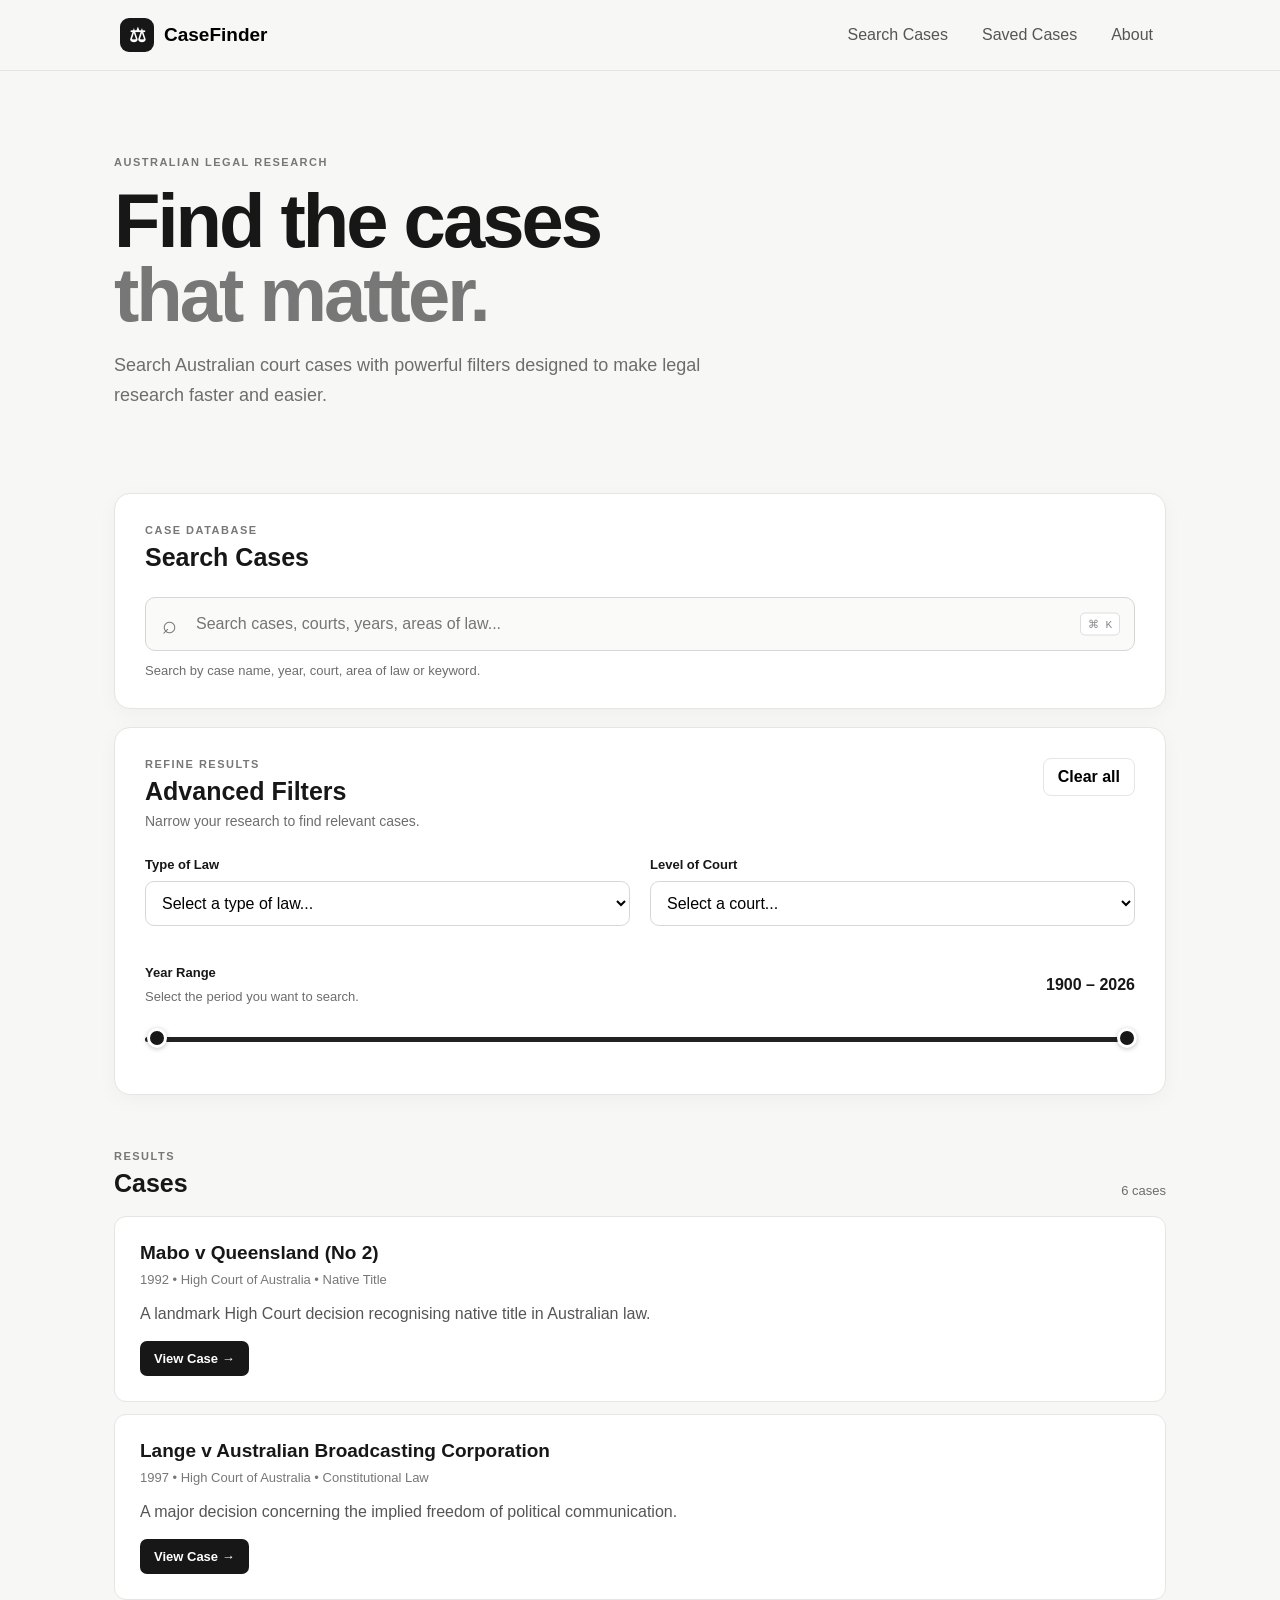
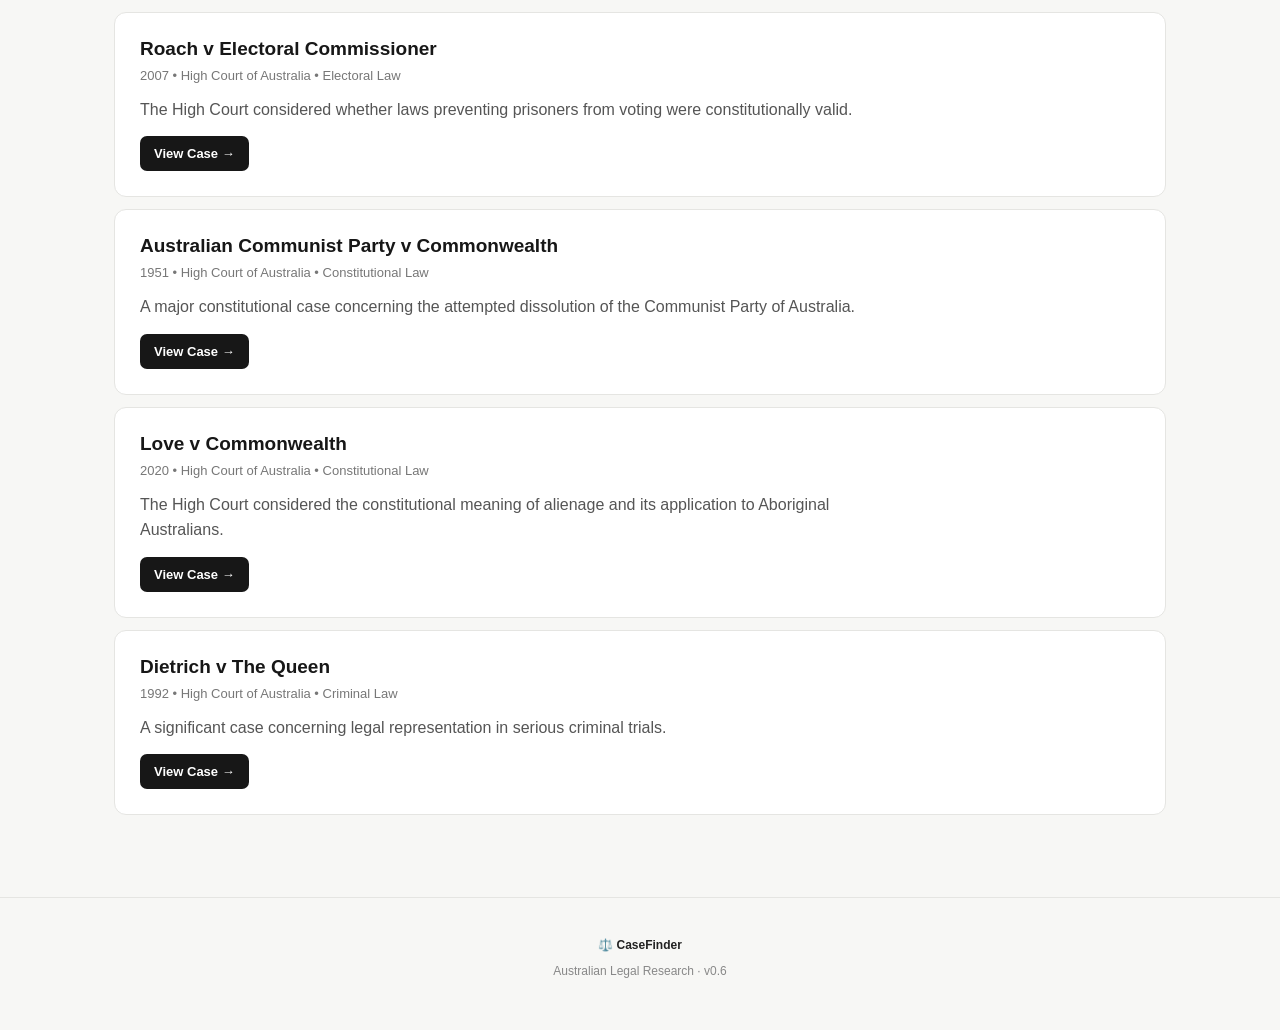
<file: index.html>
<!DOCTYPE html>
<html lang="en">
<head>
    <meta charset="UTF-8">
    <meta name="viewport" content="width=device-width, initial-scale=1.0">
    <title>CaseFinder — Australian Legal Research</title>
    <link rel="stylesheet" href="style.css">
</head>

<body>

<header class="site-header">
    <nav class="navbar">

        <button class="brand" id="home-button">
            <span class="brand-icon">⚖</span>
            <span>CaseFinder</span>
        </button>

        <div class="nav-links">
            <button id="nav-search">Search Cases</button>
            <button id="nav-saved">Saved Cases</button>
            <button id="nav-about">About</button>
        </div>

        <button class="mobile-menu-button" id="mobile-menu-button">
            ☰
        </button>

    </nav>

    <div class="mobile-nav" id="mobile-nav">
        <button id="mobile-search">Search Cases</button>
        <button id="mobile-saved">Saved Cases</button>
        <button id="mobile-about">About</button>
    </div>
</header>


<main>

    <div id="search-page">

        <section class="hero">
            <div class="hero-content">

                <span class="eyebrow">
                    AUSTRALIAN LEGAL RESEARCH
                </span>

                <h1>
                    Find the cases<br>
                    <span>that matter.</span>
                </h1>

                <p>
                    Search Australian court cases with powerful filters
                    designed to make legal research faster and easier.
                </p>

            </div>
        </section>


        <section class="search-section">

            <span class="section-label">CASE DATABASE</span>
            <h2>Search Cases</h2>

            <div class="search-box">

                <span class="search-icon">⌕</span>

                <input
                    type="text"
                    id="search"
                    placeholder="Search cases, courts, years, areas of law..."
                >

                <kbd>⌘ K</kbd>

            </div>

            <p class="search-help">
                Search by case name, year, court, area of law or keyword.
            </p>

        </section>


        <section class="filters-section">

            <div class="filters-header">

                <div>
                    <span class="section-label">REFINE RESULTS</span>
                    <h2>Advanced Filters</h2>
                    <p>Narrow your research to find relevant cases.</p>
                </div>

                <button id="clear-filters" class="clear-button">
                    Clear all
                </button>

            </div>


            <div class="filter-grid">

                <div class="filter-group">

                    <label for="law-select">
                        Type of Law
                    </label>

                    <select id="law-select">

                        <option value="">
                            Select a type of law...
                        </option>

                        <option value="Constitutional Law">
                            Constitutional Law
                        </option>

                        <option value="Criminal Law">
                            Criminal Law
                        </option>

                        <option value="Contract Law">
                            Contract Law
                        </option>

                        <option value="Family Law">
                            Family Law
                        </option>

                        <option value="Property Law">
                            Property Law
                        </option>

                        <option value="Native Title">
                            Native Title
                        </option>

                        <option value="Electoral Law">
                            Electoral Law
                        </option>

                        <option value="Administrative Law">
                            Administrative Law
                        </option>

                    </select>

                    <div id="law-bubbles" class="bubble-container"></div>

                </div>


                <div class="filter-group">

                    <label for="court-select">
                        Level of Court
                    </label>

                    <select id="court-select">

                        <option value="">
                            Select a court...
                        </option>

                        <option value="High Court of Australia">
                            High Court of Australia
                        </option>

                        <option value="Federal Court of Australia">
                            Federal Court of Australia
                        </option>

                        <option value="Supreme Court">
                            Supreme Court
                        </option>

                        <option value="District Court">
                            District Court
                        </option>

                        <option value="Local Court">
                            Local Court
                        </option>

                    </select>

                    <div id="court-bubbles" class="bubble-container"></div>

                </div>

            </div>


            <div class="filter-group year-group">

                <div class="year-title">

                    <div>
                        <label>Year Range</label>
                        <p>Select the period you want to search.</p>
                    </div>

                    <strong id="year-display">
                        1900 – 2026
                    </strong>

                </div>

                <div class="range-container">

                    <div class="range-track"></div>
                    <div class="range-selected" id="range-selected"></div>

                    <input
                        type="range"
                        id="min-year"
                        min="1900"
                        max="2026"
                        value="1900"
                    >

                    <input
                        type="range"
                        id="max-year"
                        min="1900"
                        max="2026"
                        value="2026"
                    >

                </div>

            </div>

        </section>


        <section class="results-section">

            <div class="results-header">

                <div>
                    <span class="section-label">RESULTS</span>
                    <h2>Cases</h2>
                </div>

                <span id="result-count"></span>

            </div>

            <div id="results"></div>

        </section>

    </div>


    <!-- Case Page -->

    <div id="case-page" class="case-page hidden">

        <button id="back-button" class="back-button">
            ← Back to Results
        </button>

        <article class="case-details">

            <div class="case-details-header">

                <div class="case-heading-row">

                    <div>
                        <span id="case-area" class="case-badge"></span>

                        <h2 id="case-name"></h2>

                        <p id="case-citation"></p>
                    </div>

                    <button id="save-case-button" class="save-button">
                        ☆ Save Case
                    </button>

                </div>

                <div id="case-tags" class="case-tags"></div>

            </div>


            <div class="case-meta">

                <div>
                    <span>COURT</span>
                    <strong id="case-court"></strong>
                </div>

                <div>
                    <span>YEAR</span>
                    <strong id="case-year"></strong>
                </div>

                <div>
                    <span>AREA OF LAW</span>
                    <strong id="case-law"></strong>
                </div>

            </div>


            <div class="case-content">

                <section class="case-section">

                    <h3>Case Summary</h3>

                    <p id="case-summary"></p>

                </section>


                <section class="case-section">

                    <h3>Key Facts</h3>

                    <p id="case-facts"></p>

                </section>


                <section class="case-section">

                    <h3>Legal Issues</h3>

                    <p id="case-issues"></p>

                </section>


                <section class="case-section">

                    <h3>Decision</h3>

                    <p id="case-decision"></p>

                </section>


                <section class="case-section">

                    <h3>Why It Matters</h3>

                    <p id="case-significance"></p>

                </section>


                <div class="judgment-section">

                    <h3>Full Judgment</h3>

                    <p>
                        Access the judgment from the relevant official source.
                    </p>

                    <a
                        id="judgment-link"
                        href="#"
                        target="_blank"
                        rel="noopener noreferrer"
                        class="judgment-button"
                    >
                        View Full Judgment ↗
                    </a>

                </div>

            </div>

        </article>

    </div>


    <!-- Saved Cases -->

    <section id="saved-page" class="saved-page hidden">

        <span class="section-label">YOUR RESEARCH</span>

        <h1>Saved Cases</h1>

        <p>
            Cases you save will appear here.
        </p>

        <div id="saved-results"></div>

    </section>


    <!-- About -->

    <section id="about-page" class="about-page hidden">

        <span class="section-label">ABOUT CASEFINDER</span>

        <h1>
            Legal research,<br>
            made simpler.
        </h1>

        <p>
            CaseFinder is a prototype Australian legal research platform
            designed to help users discover and explore court cases.
        </p>

        <p>
            This project is currently in development.
        </p>

        <div class="about-card">

            <strong>Current Version</strong>

            <span>CaseFinder v0.6</span>

        </div>

    </section>

</main>


<footer>

    <div class="footer-brand">
        ⚖️ CaseFinder
    </div>

    <p>
        Australian Legal Research · v0.6
    </p>

</footer>


<script src="script.js"></script>

</body>
</html>
</file>
<file: style.css>
* {
    box-sizing: border-box;
}

:root {
    --background: #f7f7f5;
    --surface: #ffffff;
    --text: #171717;
    --muted: #6d6d6d;
    --border: #e5e5e2;
    --soft: #efefec;
}

body {
    margin: 0;
    background: var(--background);
    color: var(--text);
    font-family: Arial, Helvetica, sans-serif;
}

button,
input,
select {
    font: inherit;
}


/* Navigation */

.site-header {
    position: sticky;
    top: 0;
    z-index: 100;

    background: rgba(247, 247, 245, 0.94);
    border-bottom: 1px solid var(--border);

    backdrop-filter: blur(12px);
}

.navbar {
    max-width: 1100px;
    height: 70px;
    margin: auto;
    padding: 0 24px;

    display: flex;
    align-items: center;
    justify-content: space-between;
}

.brand {
    border: none;
    background: none;

    display: flex;
    align-items: center;
    gap: 10px;

    font-size: 19px;
    font-weight: 700;

    cursor: pointer;
}

.brand-icon {
    width: 34px;
    height: 34px;

    display: grid;
    place-items: center;

    background: var(--text);
    color: white;

    border-radius: 9px;
}

.nav-links {
    display: flex;
    gap: 8px;
}

.nav-links button,
.mobile-nav button {
    border: none;
    background: transparent;

    padding: 9px 13px;

    color: #555;
    border-radius: 7px;

    cursor: pointer;
}

.nav-links button:hover,
.mobile-nav button:hover {
    background: var(--soft);
    color: var(--text);
}

.mobile-menu-button {
    display: none;

    border: none;
    background: transparent;

    font-size: 23px;
    cursor: pointer;
}

.mobile-nav {
    display: none;

    padding: 10px 24px 18px;

    border-top: 1px solid var(--border);
}


/* Main */

main {
    max-width: 1100px;
    margin: auto;
    padding: 0 24px 70px;
}


/* Hero */

.hero {
    padding: 85px 0 65px;
}

.eyebrow,
.section-label {
    display: block;

    color: #777;

    font-size: 11px;
    font-weight: 700;
    letter-spacing: 1.5px;
}

.hero h1 {
    margin: 16px 0;

    font-size: clamp(45px, 7vw, 76px);
    line-height: .98;

    letter-spacing: -3px;
}

.hero h1 span {
    color: #777;
}

.hero p {
    max-width: 600px;

    color: var(--muted);

    font-size: 18px;
    line-height: 1.65;
}


/* Search */

.search-section,
.filters-section {
    background: var(--surface);

    border: 1px solid var(--border);
    border-radius: 16px;

    padding: 30px;

    box-shadow:
        0 5px 20px rgba(0, 0, 0, .035);
}

.search-section h2,
.filters-section h2,
.results-section h2 {
    margin: 7px 0 0;

    font-size: 25px;
}

.search-box {
    position: relative;
    margin-top: 25px;
}

.search-icon {
    position: absolute;

    left: 17px;
    top: 50%;

    transform: translateY(-50%);

    font-size: 25px;
    color: #777;
}

#search {
    width: 100%;

    padding: 17px 70px 17px 50px;

    border: 1px solid #d5d5d2;
    border-radius: 10px;

    background: #fafaf9;

    outline: none;
    font-size: 16px;
}

#search:focus {
    border-color: #888;

    background: white;

    box-shadow:
        0 0 0 3px #eeeeeb;
}

kbd {
    position: absolute;

    right: 15px;
    top: 50%;

    transform: translateY(-50%);

    padding: 4px 7px;

    border: 1px solid #ddd;
    border-radius: 5px;

    color: #888;
    background: white;

    font-size: 11px;
}

.search-help {
    margin: 12px 0 0;

    color: var(--muted);
    font-size: 13px;
}


/* Filters */

.filters-section {
    margin-top: 18px;
}

.filters-header {
    display: flex;
    justify-content: space-between;
    align-items: flex-start;
    gap: 20px;
}

.filters-header p {
    margin: 7px 0 0;

    color: var(--muted);
    font-size: 14px;
}

.clear-button {
    border: 1px solid var(--border);

    background: white;

    padding: 9px 14px;

    border-radius: 8px;

    cursor: pointer;
    font-weight: 600;
}

.clear-button:hover {
    background: var(--soft);
}

.filter-grid {
    display: grid;
    grid-template-columns: 1fr 1fr;

    gap: 20px;

    margin-top: 28px;
}

.filter-group label {
    display: block;

    margin-bottom: 9px;

    font-size: 13px;
    font-weight: 700;
}

select {
    width: 100%;

    padding: 12px;

    border: 1px solid #d7d7d3;
    border-radius: 9px;

    background: white;

    outline: none;
    cursor: pointer;
}

.bubble-container {
    display: flex;
    flex-wrap: wrap;

    gap: 7px;

    margin-top: 9px;
}

.bubble {
    display: inline-flex;
    align-items: center;
    gap: 6px;

    padding: 7px 10px;

    background: var(--text);
    color: white;

    border-radius: 20px;

    font-size: 12px;
}

.remove-btn {
    border: none;
    background: none;

    padding: 0;

    color: white;

    cursor: pointer;
    font-size: 16px;
}


/* Year */

.year-group {
    margin-top: 30px;
}

.year-title {
    display: flex;
    justify-content: space-between;
    align-items: center;
}

.year-title p {
    margin: 5px 0 0;

    color: var(--muted);
    font-size: 13px;
}

.range-container {
    position: relative;

    height: 45px;

    margin-top: 15px;
}

.range-track,
.range-selected {
    position: absolute;

    top: 18px;

    height: 5px;

    border-radius: 10px;
}

.range-track {
    left: 0;
    right: 0;

    background: #dededb;
}

.range-selected {
    left: 0;
    right: 0;

    background: #222;
}

input[type="range"] {
    position: absolute;

    left: 0;
    top: 7px;

    width: 100%;

    pointer-events: none;

    appearance: none;

    background: transparent;
}

input[type="range"]::-webkit-slider-thumb {
    appearance: none;

    width: 20px;
    height: 20px;

    border-radius: 50%;

    background: #171717;

    border: 3px solid white;

    box-shadow:
        0 1px 5px rgba(0,0,0,.25);

    pointer-events: auto;
    cursor: grab;
}


/* Results */

.results-section {
    margin-top: 55px;
}

.results-header {
    display: flex;
    justify-content: space-between;
    align-items: flex-end;

    margin-bottom: 18px;
}

#result-count {
    color: var(--muted);
    font-size: 13px;
}


/* Case Cards */

.case-card {
    background: white;

    padding: 25px;
    margin-bottom: 12px;

    border: 1px solid var(--border);
    border-radius: 12px;

    transition: .15s;
}

.case-card:hover {
    transform: translateY(-2px);

    box-shadow:
        0 8px 25px rgba(0,0,0,.06);
}

.case-card h3 {
    margin: 0 0 8px;

    font-size: 19px;
}

.case-info {
    color: #777;

    font-size: 13px;
}

.case-summary {
    max-width: 750px;

    margin: 14px 0;

    color: #555;

    line-height: 1.6;
}

.view-case-button {
    border: none;

    padding: 10px 14px;

    border-radius: 7px;

    background: #171717;
    color: white;

    cursor: pointer;

    font-size: 13px;
    font-weight: 600;
}

.view-case-button:hover {
    background: #444;
}


/* Case Page */

.hidden {
    display: none !important;
}

.case-page {
    padding-top: 35px;
}

.back-button {
    border: none;
    background: transparent;

    padding: 8px 0;

    color: #555;

    cursor: pointer;
    font-weight: 600;
}

.case-details {
    margin-top: 15px;

    overflow: hidden;

    background: white;

    border: 1px solid var(--border);
    border-radius: 16px;
}


/* Case Header */

.case-details-header {
    padding: 40px;

    border-bottom: 1px solid var(--border);
}

.case-heading-row {
    display: flex;
    justify-content: space-between;
    align-items: flex-start;

    gap: 30px;
}

.case-details-header h2 {
    margin: 15px 0 8px;

    font-size: 35px;
    letter-spacing: -1px;
}

.case-citation {
    margin: 0;

    color: var(--muted);
}

.case-badge {
    display: inline-block;

    padding: 7px 11px;

    background: #171717;
    color: white;

    border-radius: 20px;

    font-size: 12px;
    font-weight: 700;
}


/* Save */

.save-button {
    white-space: nowrap;

    padding: 11px 15px;

    border: 1px solid var(--border);
    border-radius: 9px;

    background: white;

    cursor: pointer;

    font-weight: 700;
}

.save-button:hover {
    background: var(--soft);
}

.save-button.saved {
    background: #171717;
    color: white;
}


/* Tags */

.case-tags {
    display: flex;
    flex-wrap: wrap;

    gap: 7px;

    margin-top: 20px;
}

.case-tag {
    padding: 6px 10px;

    background: var(--soft);

    border-radius: 20px;

    color: #555;

    font-size: 12px;
}


/* Metadata */

.case-meta {
    display: grid;

    grid-template-columns: repeat(3, 1fr);

    border-bottom: 1px solid var(--border);
}

.case-meta div {
    padding: 22px 30px;

    border-right: 1px solid var(--border);
}

.case-meta div:last-child {
    border-right: none;
}

.case-meta span {
    display: block;

    margin-bottom: 7px;

    color: #888;

    font-size: 10px;
    font-weight: 700;
    letter-spacing: 1px;
}

.case-meta strong {
    font-size: 14px;
}


/* Case Content */

.case-content {
    max-width: 800px;

    padding: 40px;
}

.case-section {
    padding-bottom: 30px;
    margin-bottom: 30px;

    border-bottom: 1px solid var(--border);
}

.case-section:last-of-type {
    border-bottom: none;
}

.case-content h3 {
    margin: 0 0 12px;

    font-size: 19px;
}

.case-content p {
    color: #555;

    line-height: 1.75;
}

.judgment-section {
    margin-top: 15px;
    padding-top: 30px;

    border-top: 1px solid var(--border);
}

.judgment-button {
    display: inline-block;

    margin-top: 8px;
    padding: 12px 17px;

    background: #171717;
    color: white;

    border-radius: 8px;

    text-decoration: none;

    font-size: 13px;
    font-weight: 600;
}


/* Saved Cases */

.saved-page {
    padding: 70px 0;
}

.saved-page h1 {
    margin: 10px 0;

    font-size: 55px;
    letter-spacing: -2px;
}

.saved-page > p {
    color: var(--muted);
    margin-bottom: 30px;
}

.saved-card {
    padding: 22px;
    margin-bottom: 12px;

    background: white;

    border: 1px solid var(--border);
    border-radius: 12px;
}

.saved-card h3 {
    margin: 0 0 7px;
}

.remove-saved-button {
    margin-top: 15px;

    border: 1px solid var(--border);
    background: white;

    padding: 8px 12px;

    border-radius: 7px;

    cursor: pointer;
}


/* About */

.about-page {
    max-width: 750px;

    padding: 80px 0;
}

.about-page h1 {
    margin: 15px 0;

    font-size: 65px;
    line-height: 1;

    letter-spacing: -2px;
}

.about-page > p {
    color: #666;

    font-size: 17px;
    line-height: 1.7;
}

.about-card {
    display: flex;
    justify-content: space-between;

    margin-top: 35px;
    padding: 20px;

    border: 1px solid var(--border);
    border-radius: 10px;

    background: white;
}


/* Footer */

footer {
    padding: 40px 24px;

    border-top: 1px solid var(--border);

    text-align: center;

    color: #888;

    font-size: 12px;
}

.footer-brand {
    margin-bottom: 8px;

    color: #222;
    font-weight: 700;
}


/* Mobile */

@media (max-width: 700px) {

    .nav-links {
        display: none;
    }

    .mobile-menu-button {
        display: block;
    }

    .mobile-nav.open {
        display: flex;
        flex-direction: column;
    }

    .hero {
        padding: 55px 0 45px;
    }

    .filter-grid {
        grid-template-columns: 1fr;
    }

    .filters-header {
        flex-direction: column;
    }

    .case-heading-row {
        flex-direction: column;
    }

    .save-button {
        width: 100%;
    }

    .case-meta {
        grid-template-columns: 1fr;
    }

    .case-meta div {
        border-right: none;
        border-bottom: 1px solid var(--border);
    }

    .case-details-header,
    .case-content {
        padding: 25px;
    }

    .case-details-header h2 {
        font-size: 27px;
    }

    .about-page h1 {
        font-size: 45px;
    }
}
</file>
